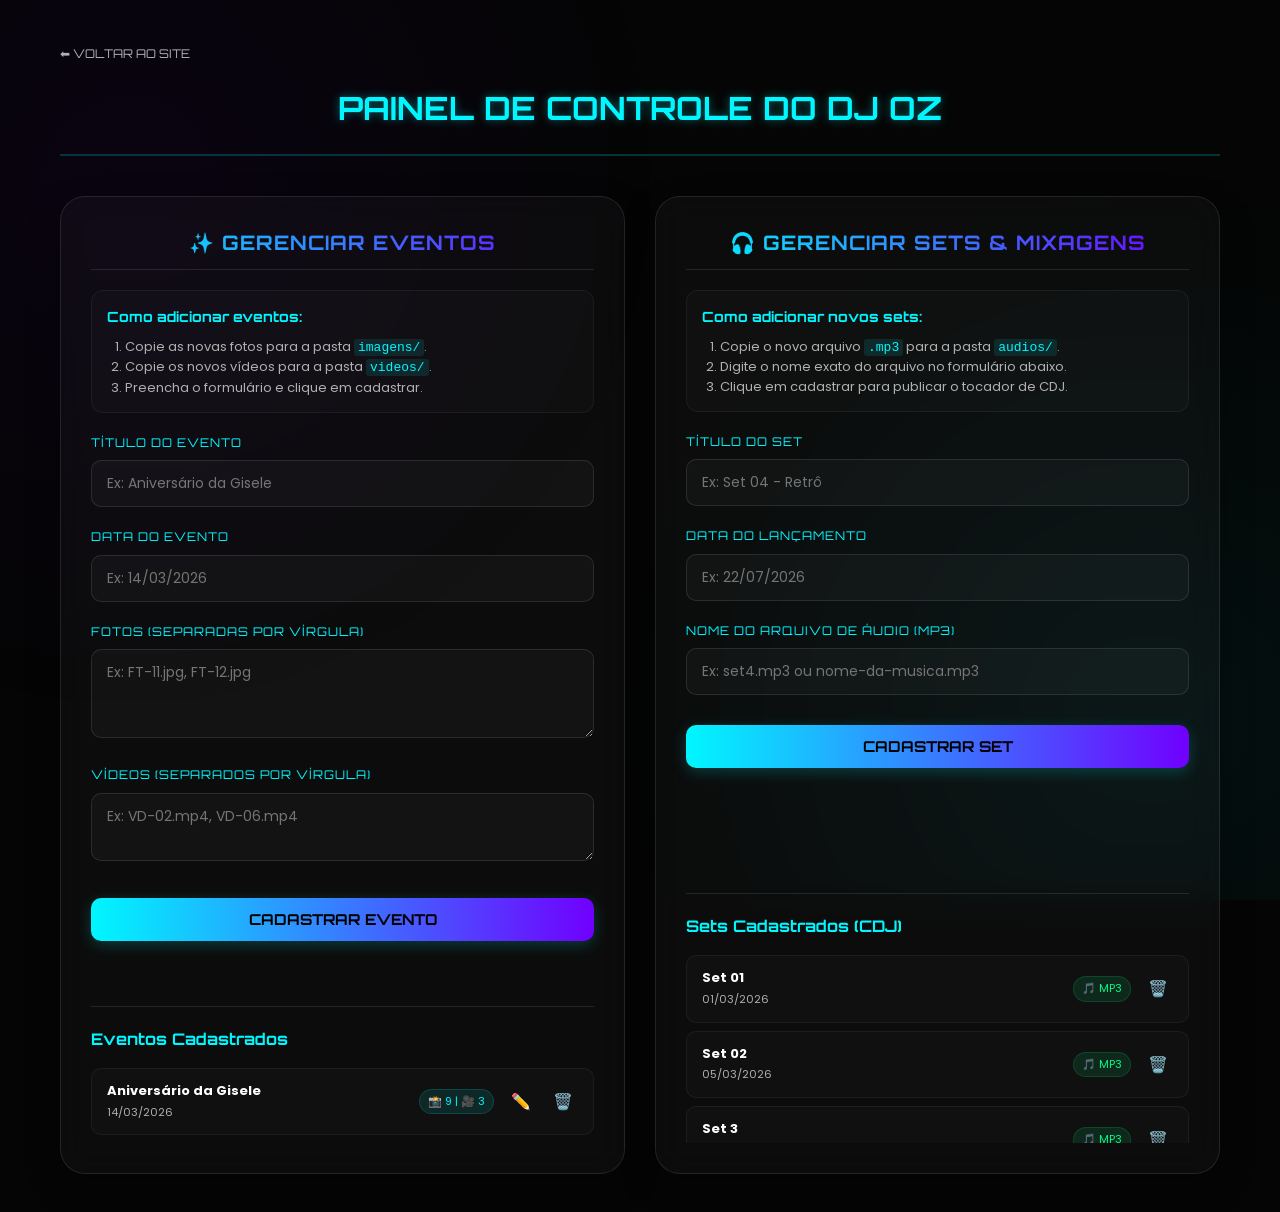
<file: admin.html>
<!DOCTYPE html>
<html lang="pt-br">
<head>
    <meta charset="UTF-8">
    <meta name="viewport" content="width=device-width, initial-scale=1.0">
    <title>DJ Oz | Painel de Controle Administrativo</title>
    <link rel="stylesheet" href="style.css?v=1.0.6">
    <link href="https://fonts.googleapis.com/css2?family=Orbitron:wght@400;500;700&family=Poppins:wght@300;400;600&display=swap" rel="stylesheet">
    <style>
        .admin-container {
            max-width: 1200px;
            margin: 40px auto;
            padding: 0 20px;
        }
        .dashboard-header {
            text-align: center;
            margin-bottom: 40px;
            border-bottom: 2px solid rgba(0, 247, 255, 0.2);
            padding-bottom: 20px;
        }
        .dashboard-header h1 {
            font-family: 'Orbitron', sans-serif;
            color: var(--primary-color);
            text-shadow: 0 0 10px rgba(0, 247, 255, 0.4);
            margin: 0;
            text-transform: uppercase;
            font-size: 32px;
        }
        .admin-dashboard {
            display: grid;
            grid-template-columns: 1fr 1fr;
            gap: 30px;
        }
        .admin-card {
            background: var(--glass-bg);
            border: 1px solid var(--glass-border);
            border-radius: 25px;
            padding: 30px;
            backdrop-filter: blur(15px);
            box-shadow: 0 15px 35px rgba(0, 0, 0, 0.3);
            display: flex;
            flex-direction: column;
            justify-content: space-between;
        }
        .section-title {
            font-family: 'Orbitron', sans-serif;
            color: var(--primary-color);
            border-bottom: 1px solid rgba(255, 255, 255, 0.1);
            padding-bottom: 10px;
            margin-top: 0;
            margin-bottom: 20px;
            text-transform: uppercase;
            font-size: 20px;
            letter-spacing: 1px;
        }
        .admin-instructions {
            background: rgba(255, 255, 255, 0.02);
            border: 1px solid rgba(255, 255, 255, 0.05);
            border-radius: 12px;
            padding: 15px;
            margin-bottom: 20px;
            font-size: 13px;
        }
        .admin-instructions h4 {
            color: var(--primary-color);
            margin-top: 0;
            margin-bottom: 8px;
            font-family: 'Orbitron', sans-serif;
            font-size: 14px;
        }
        .admin-instructions ol {
            margin: 0;
            padding-left: 18px;
            color: var(--text-dim);
            line-height: 1.5;
        }
        .admin-instructions code {
            background: rgba(0, 247, 255, 0.1);
            color: var(--primary-color);
            padding: 1px 4px;
            border-radius: 3px;
            font-family: monospace;
        }
        .admin-input-group {
            margin-bottom: 20px;
            text-align: left;
        }
        .admin-input-group label {
            display: block;
            margin-bottom: 8px;
            font-family: 'Orbitron', sans-serif;
            font-size: 12px;
            color: var(--primary-color);
            text-transform: uppercase;
            letter-spacing: 1px;
            position: static !important;
            transform: none !important;
        }
        .admin-input-group input, .admin-input-group textarea {
            width: 100%;
            padding: 12px 15px;
            background: rgba(255, 255, 255, 0.03);
            border: 1px solid var(--glass-border);
            border-radius: 10px;
            color: var(--text-color);
            font-family: 'Poppins', sans-serif;
            font-size: 14px;
            transition: var(--transition-smooth);
            box-sizing: border-box;
        }
        .admin-input-group input:focus, .admin-input-group textarea:focus {
            border-color: var(--primary-color);
            background: rgba(0, 247, 255, 0.02);
            outline: none;
            box-shadow: 0 0 10px rgba(0, 247, 255, 0.15);
        }
        .btn-salvar {
            width: 100%;
            padding: 12px;
            background: linear-gradient(90deg, var(--primary-color), var(--secondary-color));
            border: none;
            border-radius: 10px;
            color: #000;
            font-family: 'Orbitron', sans-serif;
            font-weight: bold;
            font-size: 15px;
            text-transform: uppercase;
            cursor: pointer;
            transition: var(--transition-smooth);
            box-shadow: 0 4px 15px rgba(0, 247, 255, 0.2);
            margin-top: 10px;
        }
        .btn-salvar:hover {
            transform: translateY(-2px);
            box-shadow: 0 6px 20px rgba(0, 247, 255, 0.4);
            background: linear-gradient(90deg, var(--secondary-color), var(--primary-color));
        }
        .status-msg {
            margin-top: 15px;
            text-align: center;
            font-weight: bold;
            font-size: 14px;
            min-height: 20px;
        }
        .lista-itens {
            margin-top: 30px;
            border-top: 1px solid rgba(255, 255, 255, 0.1);
            padding-top: 20px;
            max-height: 250px;
            overflow-y: auto;
        }
        .lista-itens h3 {
            font-family: 'Orbitron', sans-serif;
            color: var(--primary-color);
            font-size: 16px;
            margin-top: 0;
            margin-bottom: 15px;
        }
        .item-row {
            display: flex;
            justify-content: space-between;
            align-items: center;
            background: rgba(255, 255, 255, 0.02);
            border: 1px solid rgba(255, 255, 255, 0.05);
            padding: 12px 15px;
            border-radius: 10px;
            margin-bottom: 8px;
            font-size: 13px;
        }
        .item-info strong {
            display: block;
            color: var(--text-color);
        }
        .item-actions {
            display: flex;
            align-items: center;
            gap: 12px;
        }
        .btn-excluir {
            background: none;
            border: none;
            color: #ff4444;
            font-size: 16px;
            cursor: pointer;
            padding: 5px;
            transition: var(--transition-smooth);
        }
        .btn-excluir:hover {
            color: #ff0000;
            transform: scale(1.2);
        }
        /* ESTILO DO BOTÃO DE EDITAR MÍDIAS */
        .btn-editar {
            background: none;
            border: none;
            color: var(--primary-color);
            font-size: 16px;
            cursor: pointer;
            padding: 5px;
            transition: var(--transition-smooth);
        }
        .btn-editar:hover {
            color: var(--secondary-color);
            transform: scale(1.2);
        }

        /* MODAIS PERSONALIZADOS */
        .admin-modal {
            position: fixed;
            top: 0;
            left: 0;
            width: 100%;
            height: 100%;
            background: rgba(0, 0, 0, 0.85);
            backdrop-filter: blur(8px);
            display: flex;
            justify-content: center;
            align-items: center;
            z-index: 10000;
            opacity: 0;
            pointer-events: none;
            transition: opacity 0.3s ease;
        }
        .admin-modal.show {
            opacity: 1;
            pointer-events: auto;
        }
        .modal-content {
            background: #111116;
            border: 1px solid var(--glass-border);
            border-radius: 20px;
            padding: 30px;
            width: 90%;
            max-width: 450px;
            box-shadow: 0 10px 40px rgba(0, 0, 0, 0.6);
            text-align: center;
            position: relative;
            box-sizing: border-box;
            transform: translateY(-20px);
            transition: transform 0.3s ease;
        }
        .admin-modal.show .modal-content {
            transform: translateY(0);
        }
        .modal-content.large {
            max-width: 750px;
            max-height: 85vh;
            overflow-y: auto;
            text-align: left;
        }
        .modal-content h3 {
            font-family: 'Orbitron', sans-serif;
            color: var(--primary-color);
            margin-top: 0;
            margin-bottom: 15px;
            font-size: 18px;
        }
        .modal-content p {
            color: var(--text-color);
            margin-bottom: 25px;
            font-size: 14px;
        }
        .modal-buttons {
            display: flex;
            gap: 15px;
            justify-content: center;
        }
        .btn-confirmar {
            padding: 10px 25px;
            background: #ff4444;
            border: none;
            color: white;
            border-radius: 8px;
            font-family: 'Orbitron', sans-serif;
            font-weight: bold;
            cursor: pointer;
            transition: var(--transition-smooth);
        }
        .btn-confirmar:hover {
            background: #ff1111;
            box-shadow: 0 0 10px rgba(255, 68, 68, 0.4);
        }
        .btn-cancelar {
            padding: 10px 25px;
            background: rgba(255,255,255,0.05);
            border: 1px solid rgba(255,255,255,0.1);
            color: var(--text-color);
            border-radius: 8px;
            font-family: 'Orbitron', sans-serif;
            cursor: pointer;
            transition: var(--transition-smooth);
        }
        .btn-cancelar:hover {
            background: rgba(255,255,255,0.1);
        }
        .close-modal {
            position: absolute;
            right: 20px;
            top: 15px;
            font-size: 28px;
            color: var(--text-dim);
            cursor: pointer;
            transition: var(--transition-smooth);
        }
        .close-modal:hover {
            color: var(--primary-color);
        }

        /* MINI GALERIA DE EDIÇÃO */
        .media-sections {
            margin-top: 10px;
        }
        .media-section h3 {
            border-bottom: 1px solid rgba(255,255,255,0.1);
            padding-bottom: 8px;
            margin-bottom: 15px;
        }
        .edit-media-grid {
            display: grid;
            grid-template-columns: repeat(auto-fill, minmax(110px, 1fr));
            gap: 12px;
            margin-bottom: 20px;
        }
        .edit-photo-card {
            position: relative;
            border-radius: 8px;
            overflow: hidden;
            aspect-ratio: 1;
            border: 1px solid rgba(255,255,255,0.1);
            background: #08080a;
        }
        .edit-photo-card img {
            width: 100%;
            height: 100%;
            object-fit: cover;
        }
        .delete-media-badge {
            position: absolute;
            top: 5px;
            right: 5px;
            background: rgba(255, 68, 68, 0.9);
            color: white;
            border: none;
            border-radius: 50%;
            width: 22px;
            height: 22px;
            font-size: 11px;
            cursor: pointer;
            display: flex;
            justify-content: center;
            align-items: center;
            transition: var(--transition-smooth);
            box-shadow: 0 2px 5px rgba(0,0,0,0.5);
        }
        .delete-media-badge:hover {
            background: #ff0000;
            transform: scale(1.1);
        }
        .edit-media-list {
            display: flex;
            flex-direction: column;
            gap: 8px;
        }
        .edit-video-item {
            display: flex;
            justify-content: space-between;
            align-items: center;
            background: rgba(255,255,255,0.02);
            border: 1px solid rgba(255,255,255,0.05);
            padding: 8px 12px;
            border-radius: 8px;
        }
        .edit-video-item span {
            font-size: 13px;
            color: var(--text-color);
            word-break: break-all;
            padding-right: 10px;
        }
        .item-info span {
            font-size: 11px;
            color: var(--text-dim);
        }
        .item-badge {
            font-size: 11px;
            color: var(--primary-color);
            background: rgba(0, 247, 255, 0.1);
            padding: 3px 8px;
            border-radius: 20px;
            border: 1px solid rgba(0, 247, 255, 0.15);
        }
        .btn-voltar-admin {
            display: inline-block;
            margin-bottom: 20px;
            color: var(--text-dim);
            text-decoration: none;
            font-family: 'Orbitron', sans-serif;
            font-size: 12px;
            text-transform: uppercase;
            transition: var(--transition-smooth);
        }
        .btn-voltar-admin:hover {
            color: var(--primary-color);
        }
    </style>
</head>
<body>

    <div class="admin-container">
        <a href="index.html" class="btn-voltar-admin">⬅ Voltar ao Site</a>

        <div class="dashboard-header">
            <h1>Painel de Controle do DJ Oz</h1>
        </div>

        <div class="admin-dashboard">
            
            <!-- GERENCIAR EVENTOS -->
            <div class="admin-card">
                <div>
                    <h2 class="section-title">✨ Gerenciar Eventos</h2>
                    <div class="admin-instructions">
                        <h4>Como adicionar eventos:</h4>
                        <ol>
                            <li>Copie as novas fotos para a pasta <code>imagens/</code>.</li>
                            <li>Copie os novos vídeos para a pasta <code>videos/</code>.</li>
                            <li>Preencha o formulário e clique em cadastrar.</li>
                        </ol>
                    </div>

                    <form id="eventForm" class="admin-form">
                        <div class="admin-input-group">
                            <label for="eventTitulo">Título do Evento</label>
                            <input type="text" id="eventTitulo" placeholder="Ex: Aniversário da Gisele" required>
                        </div>
                        <div class="admin-input-group">
                            <label for="eventData">Data do Evento</label>
                            <input type="text" id="eventData" placeholder="Ex: 14/03/2026" required>
                        </div>
                        <div class="admin-input-group">
                            <label for="eventFotos">Fotos (separadas por vírgula)</label>
                            <textarea id="eventFotos" rows="3" placeholder="Ex: FT-11.jpg, FT-12.jpg"></textarea>
                        </div>
                        <div class="admin-input-group">
                            <label for="eventVideos">Vídeos (separados por vírgula)</label>
                            <textarea id="eventVideos" rows="2" placeholder="Ex: VD-02.mp4, VD-06.mp4"></textarea>
                        </div>
                        <button type="submit" class="btn-salvar">Cadastrar Evento</button>
                    </form>
                    <div id="eventStatus" class="status-msg"></div>
                </div>

                <div class="lista-itens">
                    <h3>Eventos Cadastrados</h3>
                    <div id="eventListContainer">
                        <!-- Carregado via JS -->
                    </div>
                </div>
            </div>

            <!-- GERENCIAR SETS -->
            <div class="admin-card">
                <div>
                    <h2 class="section-title">🎧 Gerenciar Sets & Mixagens</h2>
                    <div class="admin-instructions">
                        <h4>Como adicionar novos sets:</h4>
                        <ol>
                            <li>Copie o novo arquivo <code>.mp3</code> para a pasta <code>audios/</code>.</li>
                            <li>Digite o nome exato do arquivo no formulário abaixo.</li>
                            <li>Clique em cadastrar para publicar o tocador de CDJ.</li>
                        </ol>
                    </div>

                    <form id="setForm" class="admin-form">
                        <div class="admin-input-group">
                            <label for="setTitulo">Título do Set</label>
                            <input type="text" id="setTitulo" placeholder="Ex: Set 04 - Retrô" required>
                        </div>
                        <div class="admin-input-group">
                            <label for="setData">Data do Lançamento</label>
                            <input type="text" id="setData" placeholder="Ex: 22/07/2026" required>
                        </div>
                        <div class="admin-input-group">
                            <label for="setAudio">Nome do Arquivo de Áudio (MP3)</label>
                            <input type="text" id="setAudio" placeholder="Ex: set4.mp3 ou nome-da-musica.mp3" required>
                        </div>
                        <button type="submit" class="btn-salvar">Cadastrar Set</button>
                    </form>
                    <div id="setStatus" class="status-msg"></div>
                </div>

                <div class="lista-itens">
                    <h3>Sets Cadastrados (CDJ)</h3>
                    <div id="setListContainer">
                        <!-- Carregado via JS -->
                    </div>
                </div>
            </div>

        </div>
    </div>

    <!-- MODAL DE CONFIRMAÇÃO DE EXCLUSÃO -->
    <div id="confirmModal" class="admin-modal">
        <div class="modal-content">
            <h3 id="confirmTitle">Confirmar Exclusão</h3>
            <p id="confirmMessage">Deseja realmente prosseguir?</p>
            <div class="modal-buttons">
                <button id="btnConfirmYes" class="btn-confirmar">Sim, Excluir</button>
                <button id="btnConfirmNo" class="btn-cancelar">Cancelar</button>
            </div>
        </div>
    </div>

    <!-- MODAL DE EDIÇÃO DE MÍDIAS DO EVENTO -->
    <div id="editEventModal" class="admin-modal">
        <div class="modal-content large">
            <span class="close-modal" onclick="fecharEditModal()">&times;</span>
            <h3 id="editEventTitle">Gerenciar Mídias</h3>
            <p id="editEventDate" style="color: var(--text-dim); margin-top: -10px; margin-bottom: 20px;"></p>
            
            <div class="media-sections">
                <div class="media-section">
                    <h3>Fotos</h3>
                    <div id="editPhotosGrid" class="edit-media-grid"></div>
                </div>
                
                <div class="media-section" style="margin-top: 25px;">
                    <h3>Vídeos</h3>
                    <div id="editVideosGrid" class="edit-media-list"></div>
                </div>
            </div>
        </div>
    </div>

    <script>
        document.addEventListener('DOMContentLoaded', () => {
            const eventForm = document.getElementById('eventForm');
            const setForm = document.getElementById('setForm');
            
            const eventStatus = document.getElementById('eventStatus');
            const setStatus = document.getElementById('setStatus');
            
            const eventListContainer = document.getElementById('eventListContainer');
            const setListContainer = document.getElementById('setListContainer');

            // --- CARREGAR EVENTOS ---
            function carregarEventos() {
                fetch('eventos.json?v=' + Date.now())
                .then(res => res.json())
                .then(data => {
                    eventListContainer.innerHTML = '';
                    if (data.eventos && data.eventos.length > 0) {
                        data.eventos.forEach((ev, eventIdx) => {
                            const item = document.createElement('div');
                            item.classList.add('item-row');
                            
                            const totalFotos = Array.isArray(ev.fotos) ? ev.fotos.length : 0;
                            const totalVideos = Array.isArray(ev.videos) ? ev.videos.length : 0;

                            item.innerHTML = `
                                <div class="item-info">
                                    <strong>${ev.titulo}</strong>
                                    <span>${ev.data}</span>
                                </div>
                                <div class="item-actions">
                                    <div class="item-badge">
                                        📸 ${totalFotos} | 🎥 ${totalVideos}
                                    </div>
                                    <button class="btn-editar" onclick="gerenciarMidias(${eventIdx})" title="Gerenciar Fotos/Vídeos">✏️</button>
                                    <button class="btn-excluir" onclick="excluirEvento(${eventIdx})" title="Excluir Evento Inteiro">🗑️</button>
                                </div>
                            `;
                            eventListContainer.appendChild(item);
                        });
                    } else {
                        eventListContainer.innerHTML = '<p style="color: var(--text-dim);">Nenhum evento cadastrado.</p>';
                    }
                })
                .catch(err => {
                    eventListContainer.innerHTML = '<p style="color: #ff4444;">Erro ao carregar lista de eventos.</p>';
                });
            }

            // --- CARREGAR SETS ---
            function carregarSets() {
                fetch('sets.json?v=' + Date.now())
                .then(res => res.json())
                .then(data => {
                    setListContainer.innerHTML = '';
                    if (data.sets && data.sets.length > 0) {
                        data.sets.forEach((s, setIdx) => {
                            const item = document.createElement('div');
                            item.classList.add('item-row');
                            
                            item.innerHTML = `
                                <div class="item-info">
                                    <strong>${s.titulo}</strong>
                                    <span>${s.data}</span>
                                </div>
                                <div class="item-actions">
                                    <div class="item-badge" style="color: #00ff88; background: rgba(0, 255, 136, 0.1); border-color: rgba(0, 255, 136, 0.15);">
                                        🎵 MP3
                                    </div>
                                    <button class="btn-excluir" onclick="excluirSet(${setIdx})" title="Excluir Set">🗑️</button>
                                </div>
                            `;
                            setListContainer.appendChild(item);
                        });
                    } else {
                        setListContainer.innerHTML = '<p style="color: var(--text-dim);">Nenhum set cadastrado.</p>';
                    }
                })
                .catch(err => {
                    setListContainer.innerHTML = '<p style="color: #ff4444;">Erro ao carregar lista de sets.</p>';
                });
            }

            carregarEventos();
            carregarSets();

            // --- CADASTRAR EVENTO ---
            eventForm.addEventListener('submit', (e) => {
                e.preventDefault();
                eventStatus.innerText = '💾 Salvando evento...';
                eventStatus.style.color = 'var(--primary-color)';

                const payload = {
                    titulo: document.getElementById('eventTitulo').value,
                    data: document.getElementById('eventData').value,
                    fotos: document.getElementById('eventFotos').value,
                    videos: document.getElementById('eventVideos').value
                };

                fetch('/api/adicionar-evento', {
                    method: 'POST',
                    headers: { 'Content-Type': 'application/json' },
                    body: JSON.stringify(payload)
                })
                .then(res => res.json())
                .then(data => {
                    if (data.success) {
                        eventStatus.innerText = '✅ Evento cadastrado com sucesso!';
                        eventStatus.style.color = '#00ff88';
                        eventForm.reset();
                        carregarEventos();
                    } else {
                        eventStatus.innerText = '❌ Erro: ' + (data.error || 'Erro desconhecido');
                        eventStatus.style.color = '#ff4444';
                    }
                })
                .catch(err => {
                    eventStatus.innerText = '❌ Erro de conexão com o servidor.';
                    eventStatus.style.color = '#ff4444';
                });
            });

            // --- CADASTRAR SET ---
            setForm.addEventListener('submit', (e) => {
                e.preventDefault();
                setStatus.innerText = '💾 Salvando set...';
                setStatus.style.color = 'var(--primary-color)';

                const payload = {
                    titulo: document.getElementById('setTitulo').value,
                    data: document.getElementById('setData').value,
                    audio: document.getElementById('setAudio').value
                };

                fetch('/api/adicionar-set', {
                    method: 'POST',
                    headers: { 'Content-Type': 'application/json' },
                    body: JSON.stringify(payload)
                })
                .then(res => res.json())
                .then(data => {
                    if (data.success) {
                        setStatus.innerText = '✅ Set cadastrado com sucesso!';
                        setStatus.style.color = '#00ff88';
                        setForm.reset();
                        carregarSets();
                    } else {
                        setStatus.innerText = '❌ Erro: ' + (data.error || 'Erro desconhecido');
                        setStatus.style.color = '#ff4444';
                    }
                })
                .catch(err => {
                    setStatus.innerText = '❌ Erro de conexão com o servidor.';
                    setStatus.style.color = '#ff4444';
                });
            });

            // --- MODAL DE CONFIRMAÇÃO PERSONALIZADO ---
            const confirmModal = document.getElementById('confirmModal');
            const confirmMessage = document.getElementById('confirmMessage');
            const btnConfirmYes = document.getElementById('btnConfirmYes');
            const btnConfirmNo = document.getElementById('btnConfirmNo');
            let onConfirmCallback = null;

            window.confirmarAcao = function(msg, callback) {
                confirmMessage.innerText = msg;
                confirmModal.classList.add('show');
                onConfirmCallback = callback;
            };

            window.fecharConfirmacao = function() {
                confirmModal.classList.remove('show');
                onConfirmCallback = null;
            };

            btnConfirmYes.addEventListener('click', () => {
                if (onConfirmCallback) onConfirmCallback();
                fecharConfirmacao();
            });

            btnConfirmNo.addEventListener('click', fecharConfirmacao);

            // --- FECHAR EDIT MODAL ---
            const editEventModal = document.getElementById('editEventModal');
            window.fecharEditModal = function() {
                editEventModal.classList.remove('show');
            };

            // --- GERENCIAR MÍDIAS DO EVENTO ---
            window.gerenciarMidias = function(eventIdx) {
                fetch('eventos.json?v=' + Date.now())
                .then(res => res.json())
                .then(data => {
                    const ev = data.eventos[eventIdx];
                    if (!ev) return;

                    document.getElementById('editEventTitle').innerText = `Gerenciar Mídias: ${ev.titulo}`;
                    document.getElementById('editEventDate').innerText = `Data: ${ev.data}`;

                    const photosGrid = document.getElementById('editPhotosGrid');
                    const videosGrid = document.getElementById('editVideosGrid');

                    // Renderiza Fotos
                    photosGrid.innerHTML = '';
                    if (Array.isArray(ev.fotos) && ev.fotos.length > 0) {
                        ev.fotos.forEach((foto, fotoIdx) => {
                            const card = document.createElement('div');
                            card.classList.add('edit-photo-card');
                            card.innerHTML = `
                                <img src="${foto}" alt="Foto ${fotoIdx + 1}">
                                <button class="delete-media-badge" onclick="excluirMidia(${eventIdx}, 'fotos', ${fotoIdx})" title="Excluir Foto">✕</button>
                            `;
                            photosGrid.appendChild(card);
                        });
                    } else {
                        photosGrid.innerHTML = '<p style="color: var(--text-dim); font-size: 13px;">Nenhuma foto neste evento.</p>';
                    }

                    // Renderiza Vídeos
                    videosGrid.innerHTML = '';
                    if (Array.isArray(ev.videos) && ev.videos.length > 0) {
                        ev.videos.forEach((video, videoIdx) => {
                            const nameOnly = video.split('/').pop();
                            const item = document.createElement('div');
                            item.classList.add('edit-video-item');
                            item.innerHTML = `
                                <span>🎥 ${nameOnly}</span>
                                <button class="btn-excluir" onclick="excluirMidia(${eventIdx}, 'videos', ${videoIdx})" title="Excluir Vídeo" style="margin-left: 0;">🗑️</button>
                            `;
                            videosGrid.appendChild(item);
                        });
                    } else {
                        videosGrid.innerHTML = '<p style="color: var(--text-dim); font-size: 13px;">Nenhum vídeo neste evento.</p>';
                    }

                    // Abre o modal
                    editEventModal.classList.add('show');
                })
                .catch(err => {
                    alert('Erro ao carregar detalhes do evento.');
                });
            };

            // --- EXCLUIR MÍDIA ESPECÍFICA ---
            window.excluirMidia = function(eventIndex, mediaType, mediaIndex) {
                const tipo = mediaType === 'fotos' ? 'esta foto' : 'este vídeo';
                confirmarAcao(`Deseja realmente excluir ${tipo} do evento?`, () => {
                    fetch('/api/excluir-midia-evento', {
                        method: 'POST',
                        headers: { 'Content-Type': 'application/json' },
                        body: JSON.stringify({ eventIndex, mediaType, mediaIndex })
                    })
                    .then(res => res.json())
                    .then(data => {
                        if (data.success) {
                            // Recarrega o modal de mídias e a lista principal de eventos
                            gerenciarMidias(eventIndex);
                            carregarEventos();
                        } else {
                            alert('Erro ao excluir mídia: ' + data.error);
                        }
                    })
                    .catch(err => {
                        alert('Erro de conexão com o servidor.');
                    });
                });
            };

            // --- EXCLUIR EVENTO ---
            window.excluirEvento = function(index) {
                confirmarAcao('Deseja realmente excluir este evento inteiro?', () => {
                    fetch('/api/excluir-evento', {
                        method: 'POST',
                        headers: { 'Content-Type': 'application/json' },
                        body: JSON.stringify({ index })
                    })
                    .then(res => res.json())
                    .then(data => {
                        if (data.success) {
                            carregarEventos();
                        } else {
                            alert('Erro ao excluir: ' + data.error);
                        }
                    })
                    .catch(err => {
                        alert('Erro de conexão com o servidor.');
                    });
                });
            };

            // --- EXCLUIR SET ---
            window.excluirSet = function(index) {
                confirmarAcao('Deseja realmente excluir este set?', () => {
                    fetch('/api/excluir-set', {
                        method: 'POST',
                        headers: { 'Content-Type': 'application/json' },
                        body: JSON.stringify({ index })
                    })
                    .then(res => res.json())
                    .then(data => {
                        if (data.success) {
                            carregarSets();
                        } else {
                            alert('Erro ao excluir: ' + data.error);
                        }
                    })
                    .catch(err => {
                        alert('Erro de conexão com o servidor.');
                    });
                });
            };

        });
    </script>
</body>
</html>
</file>
<file: style.css>
:root {
    --bg-color: #050505;
    --surface-color: rgba(20, 20, 20, 0.7);
    --primary-color: #00f7ff;
    --secondary-color: #7000ff;
    --text-color: #ffffff;
    --text-dim: #b0b0b0;
    --glow-shadow: 0 0 15px rgba(0, 247, 255, 0.5);
    --glass-bg: rgba(255, 255, 255, 0.03);
    --glass-border: rgba(255, 255, 255, 0.1);
    --transition-smooth: all 0.4s cubic-bezier(0.4, 0, 0.2, 1);
}

* { 
    box-sizing: border-box; 
    margin: 0; 
    padding: 0; 
}

html {
    scroll-behavior: smooth;
}

body {
    font-family: 'Poppins', sans-serif;
    background: var(--bg-color);
    color: var(--text-color);
    overflow-x: hidden;
    line-height: 1.6;
}

/* BACKGROUND DECORATION */
body::before {
    content: '';
    position: fixed;
    top: 0;
    left: 0;
    width: 100%;
    height: 100%;
    background: radial-gradient(circle at 10% 20%, rgba(112, 0, 255, 0.05) 0%, transparent 40%),
                radial-gradient(circle at 90% 80%, rgba(0, 247, 255, 0.05) 0%, transparent 40%);
    z-index: -1;
    pointer-events: none;
}

/* HERO SECTION */
.hero {
    position: relative;
    height: calc(100vh - 67px); /* Compensa a altura do menu sticky */
    display: flex;
    flex-direction: column;
    align-items: flex-start; /* Alinha à esquerda */
    justify-content: flex-start; /* Alinha o conteúdo em direção ao topo */
    text-align: left; /* Alinha texto à esquerda */
    background: linear-gradient(rgba(0,0,0,0.45), rgba(0,0,0,0.45)), url('imagens/hero-bg.png');
    background-size: cover;
    background-position: center;
    background-attachment: fixed;
    padding: 8vh 8% 20px 8%; /* Subiu o conteúdo usando padding-top de 8vh */
    overflow: hidden;
}

.hero::after {
    content: '';
    position: absolute;
    bottom: 0;
    left: 0;
    width: 100%;
    height: 150px;
    background: linear-gradient(to top, var(--bg-color), transparent);
    pointer-events: none; /* Permite cliques nos elementos abaixo do gradiente */
    z-index: 1;
}

.hero-actions {
    position: relative;
    z-index: 2; /* Garante que o botão fique acima do gradiente de fundo */
}

.logo-img {
    width: 100%;
    max-width: 580px; /* Reduzido levemente para melhor equilíbrio vertical */
    filter: drop-shadow(0 0 20px rgba(0, 247, 255, 0.3));
    animation: float 6s ease-in-out infinite;
    margin-bottom: 10px; /* Reduzido para subir o conteúdo */
    margin-left: -20px; /* Compensa o clip-path e alinha perfeitamente */
    transition: var(--transition-smooth);
    mix-blend-mode: screen;
    clip-path: inset(4% 3% 4% 3%);
}

@keyframes float {
    0%, 100% { transform: translateY(0); }
    50% { transform: translateY(-20px); }
}

.descricao {
    font-size: 22px; /* Reduzido levemente para garantir espaço na tela */
    max-width: 800px; /* Aumentado para manter a frase em uma única linha */
    white-space: nowrap; /* Impede a quebra de linha no desktop */
    margin-bottom: 20px; /* Reduzido para subir o botão */
    color: var(--primary-color);
    text-shadow: 0 0 10px rgba(0, 247, 255, 0.5);
    font-weight: 500;
    opacity: 0;
    transform: translateY(20px);
    animation: fadeInUp 1s forwards 0.5s;
}

@keyframes fadeInUp {
    to { opacity: 1; transform: translateY(0); }
}

/* NAVIGATION */
.menu {
    position: sticky;
    top: 0;
    display: flex;
    justify-content: center;
    gap: 40px;
    padding: 20px;
    background: var(--surface-color);
    backdrop-filter: blur(15px);
    border-bottom: 1px solid var(--glass-border);
    z-index: 1000;
    transition: var(--transition-smooth);
}

.menu.scrolled {
    padding: 12px;
    background: rgba(5, 5, 5, 0.9);
}

.menu a {
    color: var(--text-color);
    text-decoration: none;
    font-size: 18px;
    font-family: 'Orbitron', sans-serif;
    letter-spacing: 2px;
    position: relative;
    transition: var(--transition-smooth);
}

.menu a::after {
    content: '';
    position: absolute;
    bottom: -5px;
    left: 0;
    width: 0;
    height: 2px;
    background: var(--primary-color);
    transition: var(--transition-smooth);
}

.menu a:hover {
    color: var(--primary-color);
    text-shadow: var(--glow-shadow);
}

.menu a:hover::after {
    width: 100%;
}

/* SECTIONS */
section {
    padding: 80px 20px;
    max-width: 1200px;
    margin: 0 auto;
    min-height: 90vh;
    display: flex;
    flex-direction: column;
    justify-content: center;
    box-sizing: border-box;
    scroll-margin-top: 90px; /* Compensa a altura do menu sticky fixo */
    opacity: 0;
    transform: translateY(50px);
    transition: opacity 1s ease, transform 1s ease;
}

section.reveal {
    opacity: 1;
    transform: translateY(0);
}

h2 {
    font-family: 'Orbitron', sans-serif;
    font-size: 42px;
    margin-bottom: 50px;
    text-align: center;
    background: linear-gradient(90deg, var(--primary-color), var(--secondary-color));
    -webkit-background-clip: text;
    -webkit-text-fill-color: transparent;
    text-transform: uppercase;
    letter-spacing: 4px;
}

.sobre-texto {
    font-size: 20px;
    line-height: 1.8;
    color: var(--text-dim);
    text-align: center;
    max-width: 800px;
    margin: 0 auto;
    background: var(--glass-bg);
    padding: 40px;
    border-radius: 20px;
    border: 1px solid var(--glass-border);
    backdrop-filter: blur(5px);
}

/* MISSAO, VISAO, VALORES */
.mva-container {
    display: flex;
    gap: 30px;
    margin-top: 50px;
    justify-content: center;
}

.mva-card {
    flex: 1;
    max-width: 350px;
    background: var(--glass-bg);
    border: 1px solid var(--glass-border);
    border-radius: 20px;
    padding: 35px 25px;
    text-align: center;
    backdrop-filter: blur(10px);
    transition: var(--transition-smooth);
}

.mva-card:hover {
    transform: translateY(-10px);
    border-color: var(--primary-color);
    box-shadow: 0 10px 25px rgba(0, 247, 255, 0.15);
}

.mva-icon {
    font-size: 40px;
    margin-bottom: 20px;
    filter: drop-shadow(0 0 10px var(--primary-color));
}

.mva-card h3 {
    font-family: 'Orbitron', sans-serif;
    font-size: 22px;
    color: var(--primary-color);
    margin-bottom: 15px;
    text-transform: uppercase;
    letter-spacing: 2px;
}

.mva-card p {
    color: var(--text-dim);
    font-size: 15px;
    line-height: 1.6;
}

/* SETS CARDS */
.carrossel-wrapper {
    position: relative;
    padding: 0 60px;
}

.carrossel {
    display: flex;
    gap: 25px;
    overflow-x: auto;
    scroll-behavior: smooth;
    padding: 20px 0;
    scrollbar-width: none;
}



.carrossel::-webkit-scrollbar {
    display: none;
}

.set-card {
    min-width: 300px;
    background: var(--glass-bg);
    border: 1px solid var(--glass-border);
    border-radius: 20px;
    padding: 25px;
    text-align: center;
    transition: var(--transition-smooth);
    backdrop-filter: blur(10px);
}

.set-card:hover {
    transform: translateY(-10px) scale(1.02);
    border-color: var(--primary-color);
    box-shadow: 0 10px 30px rgba(0, 247, 255, 0.2);
}

.set-card h3 {
    margin-bottom: 20px;
    font-family: 'Orbitron', sans-serif;
    font-size: 20px;
    color: var(--primary-color);
}

audio {
    width: 100%;
    height: 40px;
    filter: invert(1) hue-rotate(180deg) brightness(1.5);
    border-radius: 20px;
}

/* CONTACT SECTION WRAPPER */
.contato-container {
    display: flex;
    gap: 50px;
    justify-content: center;
    align-items: stretch;
    max-width: 1100px;
    margin: 0 auto;
    background: var(--glass-bg);
    border: 1px solid var(--glass-border);
    border-radius: 25px;
    padding: 50px;
    backdrop-filter: blur(15px);
    box-shadow: 0 15px 35px rgba(0, 0, 0, 0.2);
}

.contato-info {
    flex: 1;
    background: none;
    border: none;
    padding: 0;
    backdrop-filter: none;
    display: flex;
    flex-direction: column;
    justify-content: flex-start; /* Alinha no topo do box */
    text-align: left;
}

.contato-info h3 {
    font-family: 'Orbitron', sans-serif;
    font-size: 26px;
    color: var(--primary-color);
    margin-bottom: 15px;
    text-transform: uppercase;
    letter-spacing: 1px;
}

.contato-sub {
    color: var(--text-dim);
    font-size: 15px;
    margin-bottom: 30px;
    line-height: 1.6;
}

.info-items {
    display: flex;
    flex-direction: column;
    gap: 20px;
}

.info-item {
    display: flex;
    align-items: center;
    gap: 20px;
    padding: 15px 20px;
    background: rgba(255, 255, 255, 0.02);
    border: 1px solid var(--glass-border);
    border-radius: 12px;
    text-decoration: none;
    color: var(--text-color);
    transition: var(--transition-smooth);
}

.info-item:hover {
    background: rgba(0, 247, 255, 0.05);
    border-color: var(--primary-color);
    transform: translateX(5px);
}

.icon-container {
    width: 48px;
    height: 48px;
    background: rgba(255, 255, 255, 0.03);
    border: 1px solid rgba(255, 255, 255, 0.08);
    border-radius: 12px;
    display: flex;
    align-items: center;
    justify-content: center;
    transition: var(--transition-smooth);
    flex-shrink: 0;
}

.info-item:hover .icon-container {
    background: rgba(255, 255, 255, 0.08);
    border-color: rgba(255, 255, 255, 0.2);
}

.info-item div {
    display: flex;
    flex-direction: column;
    gap: 2px;
}

.info-item span {
    font-size: 12px;
    color: var(--text-dim);
    text-transform: uppercase;
    letter-spacing: 1px;
}

.info-item strong {
    font-size: 16px;
    color: var(--text-color);
}

/* FORM */
.form-dj {
    flex: 1.2;
    background: none;
    border: none;
    padding: 0;
    backdrop-filter: none;
}

.input-group {
    position: relative;
    margin-bottom: 30px;
}

.input-group input,
.input-group textarea {
    width: 100%;
    padding: 15px;
    background: rgba(255, 255, 255, 0.05);
    border: 1px solid var(--glass-border);
    border-radius: 10px;
    color: white;
    font-family: inherit;
    font-size: 16px;
    transition: var(--transition-smooth);
}

.input-group label {
    position: absolute;
    left: 15px;
    top: 15px;
    color: var(--text-dim);
    pointer-events: none;
    transition: var(--transition-smooth);
}

.input-group input:focus,
.input-group textarea:focus {
    outline: none;
    border-color: var(--primary-color);
    background: rgba(0, 247, 255, 0.05);
    box-shadow: 0 0 10px rgba(0, 247, 255, 0.2);
}

.input-group input:focus + label,
.input-group input:valid + label,
.input-group textarea:focus + label,
.input-group textarea:valid + label {
    top: -25px;
    left: 5px;
    font-size: 14px;
    color: var(--primary-color);
}

.btn-enviar {
    width: 100%;
    padding: 18px;
    background: linear-gradient(90deg, var(--primary-color), var(--secondary-color));
    border: none;
    border-radius: 10px;
    color: white;
    font-size: 18px;
    font-weight: 600;
    font-family: 'Orbitron', sans-serif;
    cursor: pointer;
    transition: var(--transition-smooth);
    text-transform: uppercase;
    letter-spacing: 2px;
}

.btn-enviar:hover {
    transform: scale(1.02);
    box-shadow: 0 5px 20px rgba(0, 247, 255, 0.4);
    filter: brightness(1.1);
}

/* UTILS & BUTTONS */
.btn {
    display: inline-block;
    padding: 16px 40px;
    background: linear-gradient(90deg, var(--primary-color), var(--secondary-color));
    color: white;
    text-decoration: none;
    border-radius: 50px;
    font-weight: 600;
    font-family: 'Orbitron', sans-serif;
    text-transform: uppercase;
    letter-spacing: 1px;
    transition: var(--transition-smooth);
    box-shadow: 0 5px 15px rgba(0, 247, 255, 0.3);
}

.btn:hover {
    transform: translateY(-5px);
    box-shadow: 0 10px 25px rgba(0, 247, 255, 0.5);
}

.seta {
    position: absolute;
    top: 50%;
    transform: translateY(-50%);
    width: 50px;
    height: 50px;
    background: var(--surface-color);
    border: 1px solid var(--primary-color);
    color: var(--primary-color);
    border-radius: 50%;
    cursor: pointer;
    font-size: 20px;
    display: flex;
    align-items: center;
    justify-content: center;
    transition: var(--transition-smooth);
    z-index: 10;
}

.seta:hover {
    background: var(--primary-color);
    color: black;
    box-shadow: var(--glow-shadow);
}

.esquerda { left: -25px; }
.direita { right: -25px; }

/* WHATSAPP */
.whatsapp {
    position: fixed;
    bottom: 30px;
    right: 30px;
    z-index: 1000;
    transition: var(--transition-smooth);
}

.whatsapp:hover {
    transform: scale(1.1) rotate(10deg);
}

.whatsapp img {
    width: 60px;
    filter: drop-shadow(0 0 10px rgba(37, 211, 102, 0.5));
}

/* FOOTER */
.footer {
    padding: 60px 20px;
    background: #000;
    border-top: 1px solid var(--glass-border);
    text-align: center;
}

.footer-content {
    display: flex;
    flex-direction: column;
    align-items: center;
    gap: 20px;
}

.footer-item {
    display: flex;
    align-items: center;
    gap: 15px;
    font-size: 18px;
    color: var(--text-dim);
}

.footer-item img {
    width: 24px;
}

.marca {
    font-family: 'Orbitron', sans-serif;
    font-size: 24px;
    margin-top: 20px;
    color: var(--primary-color);
}

.copy {
    color: #555;
    font-size: 14px;
}

/* RESPONSIVENESS */
@media (max-width: 768px) {
    h2 { font-size: 32px; }
    .menu { gap: 15px; flex-wrap: wrap; }
    .menu a { font-size: 14px; }
    .hero {
        align-items: center;
        text-align: center;
        padding: 20px;
    }
    .logo-img { 
        max-width: 320px; 
        margin-left: 0;
    }
    .descricao { 
        font-size: 18px; 
        max-width: 100%;
    }
    section { padding: 60px 20px; }
    .set-card { min-width: 260px; }
    .contato-container {
        flex-direction: column;
        gap: 30px;
    }
    .contato-info {
        padding: 30px;
    }
    .mva-container {
        flex-direction: column;
        align-items: center;
        gap: 20px;
    }
    .mva-card {
        max-width: 100%;
    }
}

/* ANIMATIONS */
.reveal {
    animation: revealIn 1s forwards;
}

@keyframes revealIn {
    from { opacity: 0; transform: translateY(30px); }
    to { opacity: 1; transform: translateY(0); }
}

/* CDJ PLAYER INTERFACE */
.cdj-player {
    background: #15151a;
    border: 4px solid #2d2d35;
    border-radius: 20px;
    padding: 20px;
    display: flex;
    flex-direction: column;
    align-items: center;
    gap: 15px;
    box-shadow: inset 0 0 15px rgba(0,0,0,0.9), 0 10px 25px rgba(0,0,0,0.6);
    width: 100%;
    max-width: 320px;
    box-sizing: border-box;
    margin: 0 auto;
    border-bottom: 8px solid #202026; /* Efeito 3D de relevo do aparelho */
}

/* Visor LCD da CDJ */
.cdj-screen {
    width: 100%;
    height: 90px;
    background: #050508;
    border: 2px solid #2d2d35;
    border-radius: 10px;
    padding: 10px;
    display: flex;
    flex-direction: column;
    justify-content: space-between;
    font-family: 'Orbitron', sans-serif;
    color: var(--primary-color);
    text-shadow: 0 0 5px rgba(0, 247, 255, 0.4);
    font-size: 11px;
}

.screen-track-info {
    display: flex;
    justify-content: space-between;
    border-bottom: 1px solid rgba(0, 247, 255, 0.15);
    padding-bottom: 3px;
}

.screen-time {
    font-size: 24px;
    text-align: center;
    font-weight: bold;
    color: #ffffff;
    text-shadow: 0 0 8px rgba(255, 255, 255, 0.6);
    letter-spacing: 1px;
}

.screen-wave {
    height: 18px;
    display: flex;
    align-items: flex-end;
    gap: 2.5px;
    justify-content: center;
}

.wave-bar {
    width: 3.5px;
    background: var(--primary-color);
    border-radius: 1px;
    opacity: 0.7;
    transition: height 0.15s ease;
}

/* Jog Wheel (Disco giratório) */
.cdj-platter {
    width: 120px;
    height: 120px;
    border-radius: 50%;
    background: radial-gradient(circle, #2a2a32 30%, #111115 65%, #050505 100%);
    border: 6px solid #25252c;
    box-shadow: 0 5px 15px rgba(0,0,0,0.6);
    display: flex;
    align-items: center;
    justify-content: center;
    position: relative;
    cursor: pointer;
}

/* Animação de Rotação quando Tocando */
.cdj-player.playing .cdj-platter {
    animation: spinPlatter 5s linear infinite;
}

@keyframes spinPlatter {
    from { transform: rotate(0deg); }
    to { transform: rotate(360deg); }
}

.platter-center {
    width: 45px;
    height: 45px;
    border-radius: 50%;
    background: #0a0a0d;
    border: 2.5px solid var(--primary-color);
    box-shadow: inset 0 0 5px rgba(0, 247, 255, 0.5);
    position: relative;
}

.platter-indicator {
    position: absolute;
    top: 2px;
    left: 50%;
    width: 5px;
    height: 12px;
    background: var(--primary-color);
    transform: translateX(-50%);
    border-radius: 1px;
    box-shadow: 0 0 5px var(--primary-color);
}

/* Painel de Botões de Controle */
.cdj-controls {
    display: flex;
    justify-content: center;
    gap: 20px;
    width: 100%;
}

.cdj-btn {
    width: 50px;
    height: 50px;
    border-radius: 50%;
    border: 2px solid #333;
    background: #18181e;
    color: #b0b0b5;
    font-family: 'Orbitron', sans-serif;
    font-size: 10px;
    font-weight: bold;
    cursor: pointer;
    display: flex;
    align-items: center;
    justify-content: center;
    transition: var(--transition-smooth);
    box-shadow: 0 4px 6px rgba(0,0,0,0.4);
}

.cdj-btn:active {
    transform: scale(0.95);
    box-shadow: 0 1px 3px rgba(0,0,0,0.6);
}

.play-btn {
    border-color: #00ff88;
    color: #00ff88;
}

.play-btn:hover {
    background: rgba(0, 255, 136, 0.08);
    box-shadow: 0 0 10px rgba(0, 255, 136, 0.3);
}

.cue-btn {
    border-color: #ff9f00;
    color: #ff9f00;
}

.cue-btn:hover {
    background: rgba(255, 159, 0, 0.08);
    box-shadow: 0 0 10px rgba(255, 159, 0, 0.3);
}

/* Quando estiver ativado/tocando */
.cdj-player.playing .play-btn {
    background: #00ff88;
    color: #000000;
    box-shadow: 0 0 15px rgba(0, 255, 136, 0.6);
    border-color: #00ff88;
}

/* Estilização específica do card para CDJ */
.set-card {
    padding: 10px !important;
    background: none !important;
    border: none !important;
    box-shadow: none !important;
    backdrop-filter: none !important;
    flex: 0 0 calc((100% - 50px) / 3) !important; /* Exatamente 3 sets visíveis por tela */
    box-sizing: border-box;
}

@media (max-width: 768px) {
    .set-card {
        flex: 0 0 290px !important; /* No celular, mantém tamanho fixo rolável */
    }
}

.set-card:hover {
    transform: translateY(-5px);
}

/* SECTION SEPARATION & FIX OVERLAP */
#contato {
    border-top: 1px solid rgba(255, 255, 255, 0.05); /* Linha divisória sutil */
    padding-top: 80px !important;
}
</file>
